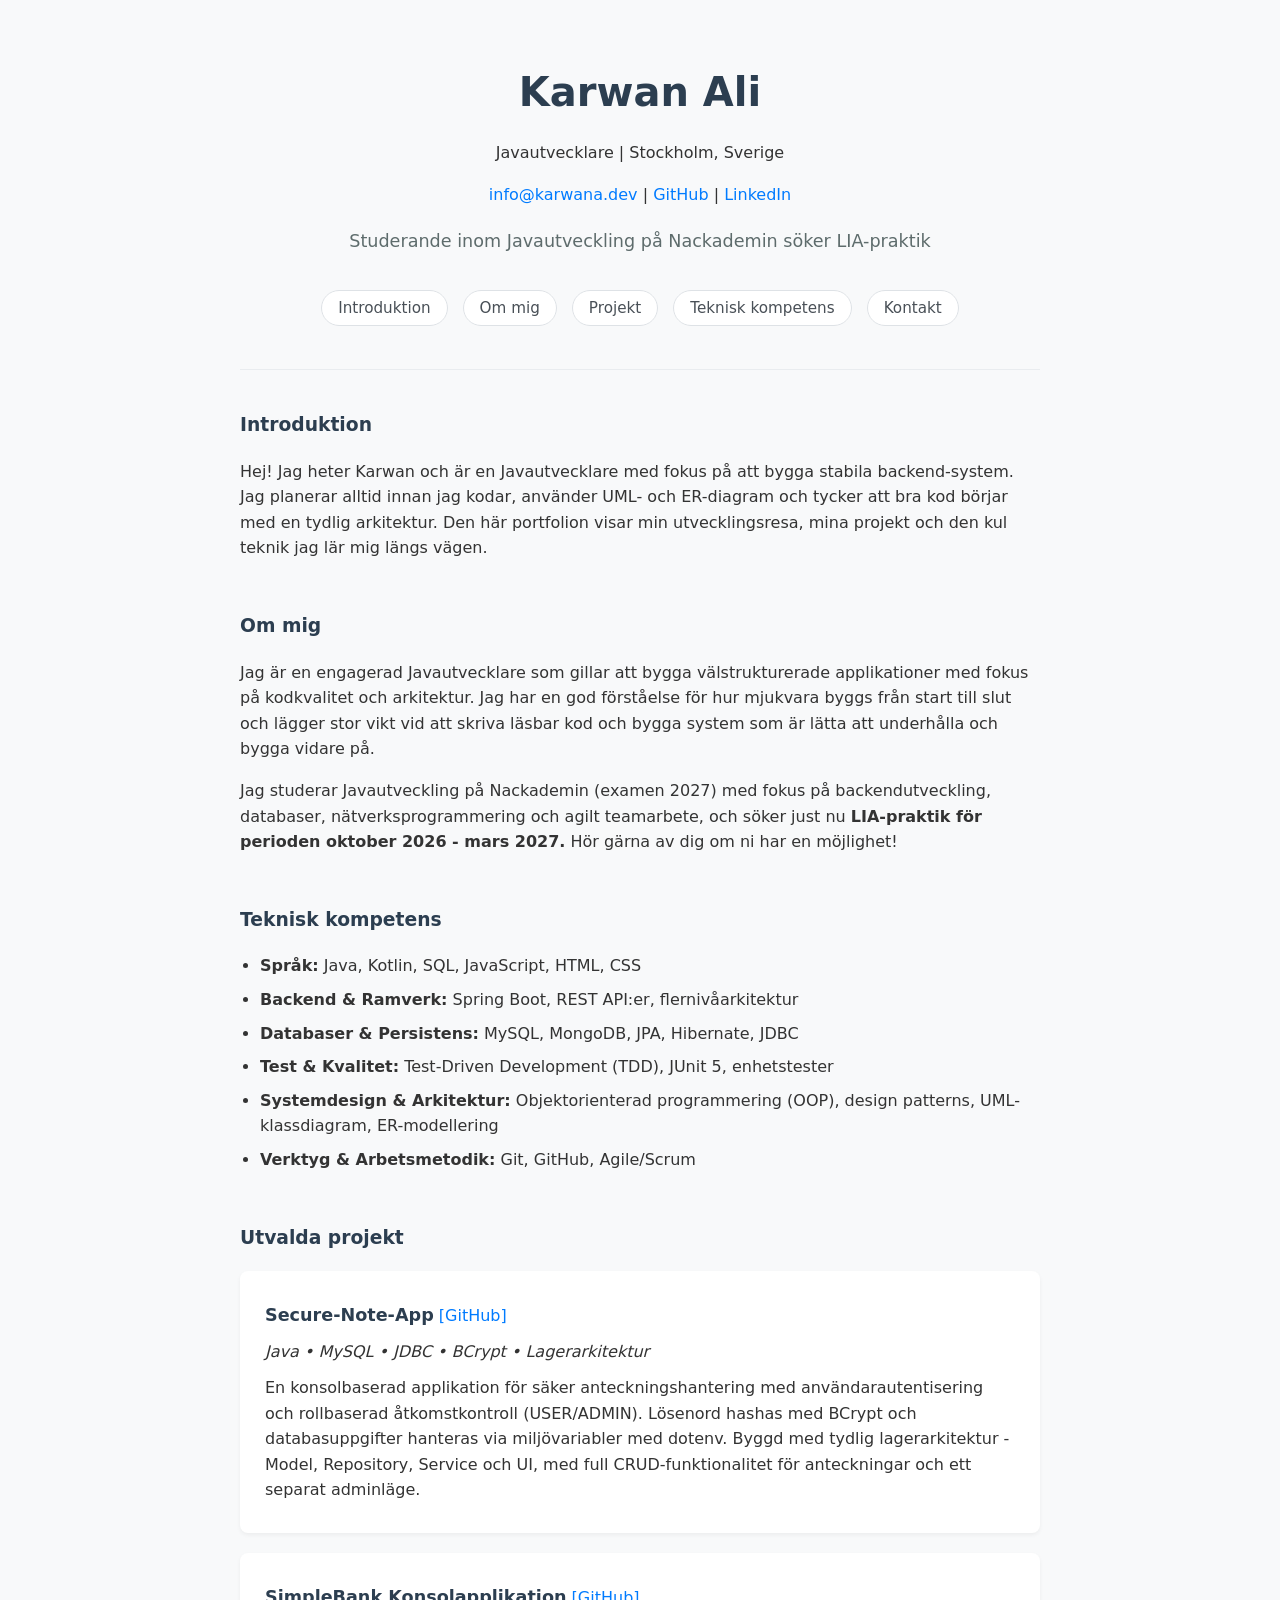
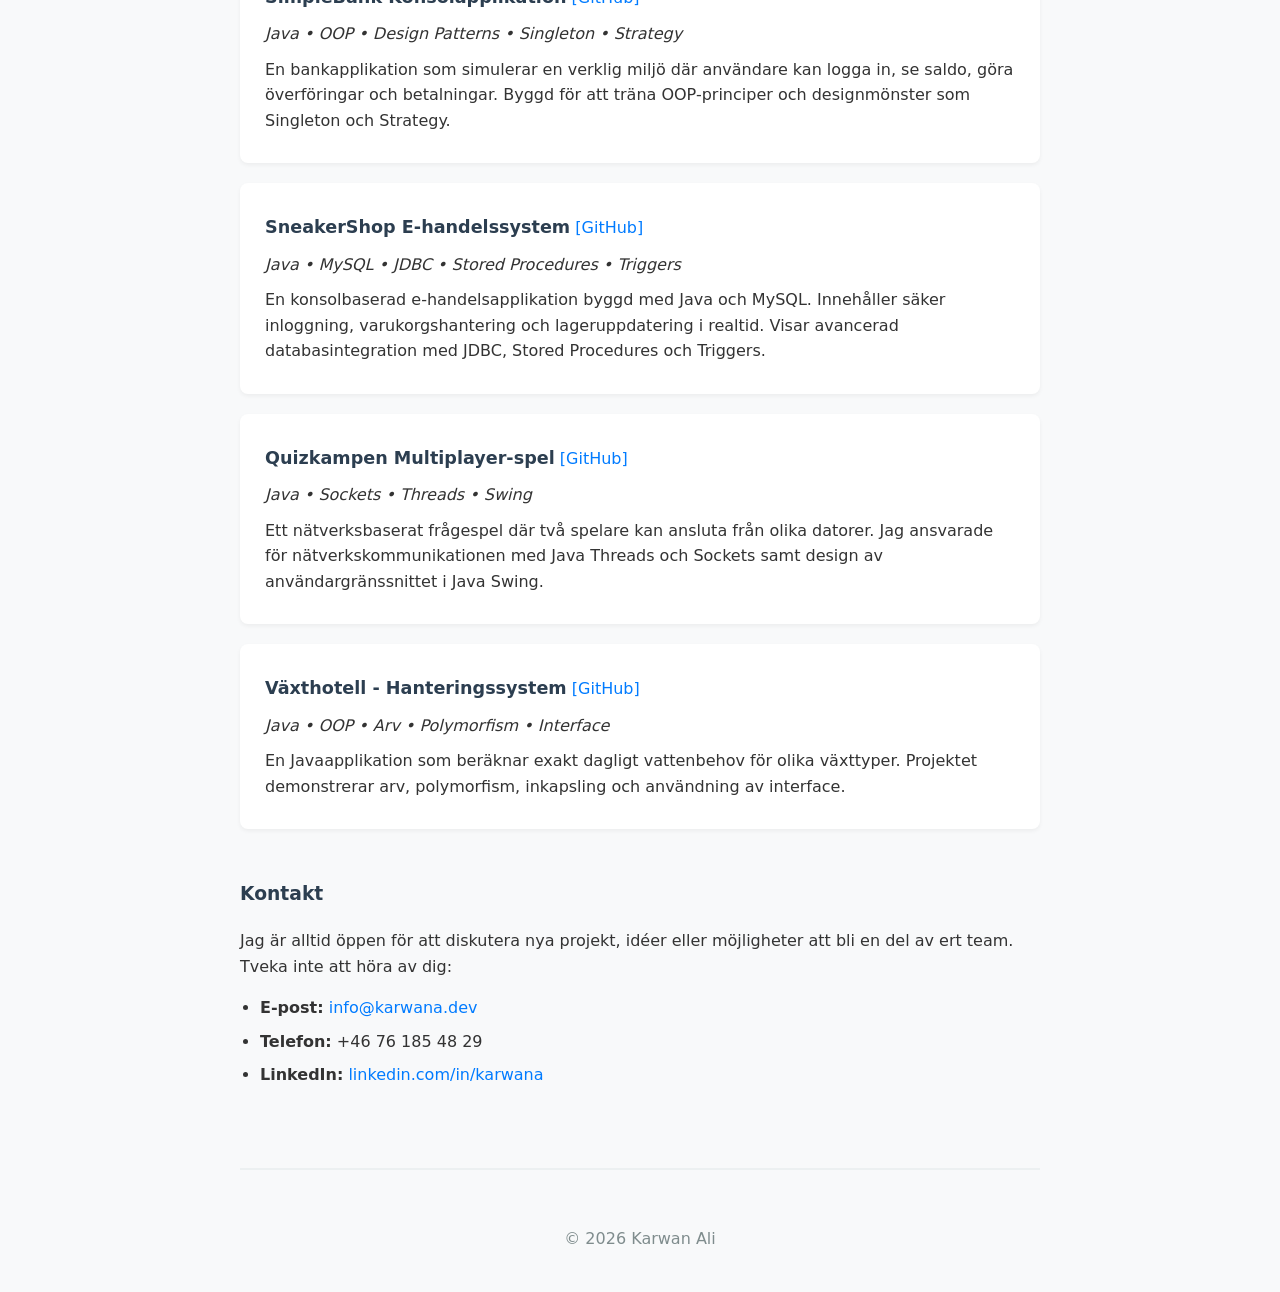
<file: index.html>
<!doctype html>
<html class="no-js" lang="sv">

<head>
  <meta charset="utf-8">
  <meta name="viewport" content="width=device-width, initial-scale=1">
  <title>Karwan Ali - Portfolio</title>
  <link rel="stylesheet" href="css/style.css">
  <link rel="icon" href="img/favicon-main.ico" sizes="any">
</head>

<body>

<header>
  <h1>Karwan Ali</h1>
  <p>Javautvecklare | Stockholm, Sverige</p>
  <p>
    <a href="mailto:info@karwana.dev">info@karwana.dev</a> |
    <a href="https://github.com/karwana" target="_blank">GitHub</a> |
    <a href="https://linkedin.com/in/karwana" target="_blank">LinkedIn</a>
  </p>
  <p style="margin-top: 20px; font-size: 1.1em; color: #5e6c6c;">
    Studerande inom Javautveckling på Nackademin söker LIA-praktik
  </p>
</header>

<nav>
  <h2>Innehåll</h2>
  <ul>
    <li><a href="#introduction">Introduktion</a></li>
    <li><a href="#about">Om mig</a></li>
    <li><a href="#projects">Projekt</a></li>
    <li><a href="#skills">Teknisk kompetens</a></li>
    <li><a href="#contact">Kontakt</a></li>
  </ul>
</nav>

<hr>

<section id="introduction">
  <h3>Introduktion</h3>
  <p>Hej! Jag heter Karwan och är en Javautvecklare med fokus på att bygga stabila backend-system.
    Jag planerar alltid innan jag kodar, använder UML- och ER-diagram och tycker att bra kod börjar med en tydlig arkitektur.
    Den här portfolion visar min utvecklingsresa, mina projekt och den kul teknik jag lär mig längs vägen.</p>
</section>

<section id="about">
  <h3>Om mig</h3>
  <p>Jag är en engagerad Javautvecklare som gillar att bygga välstrukturerade applikationer med fokus på
    kodkvalitet och arkitektur. Jag har en god förståelse för hur mjukvara byggs från start till slut och
    lägger stor vikt vid att skriva läsbar kod och bygga system som är lätta att underhålla och bygga vidare på.</p>

  <p>Jag studerar Javautveckling på Nackademin (examen 2027) med fokus på backendutveckling, databaser,
    nätverksprogrammering och agilt teamarbete, och söker just nu <strong>LIA-praktik för perioden oktober 2026 - mars 2027.</strong>
    Hör gärna av dig om ni har en möjlighet!</p>
</section>

  <section id="skills">
    <h3>Teknisk kompetens</h3>
  <ul>
    <li><strong>Språk:</strong> Java, Kotlin, SQL, JavaScript, HTML, CSS</li>
    <li><strong>Backend & Ramverk:</strong> Spring Boot, REST API:er, flernivåarkitektur</li>
    <li><strong>Databaser & Persistens:</strong> MySQL, MongoDB, JPA, Hibernate, JDBC</li>
    <li><strong>Test & Kvalitet:</strong> Test-Driven Development (TDD), JUnit 5, enhetstester</li>
    <li><strong>Systemdesign & Arkitektur:</strong> Objektorienterad programmering (OOP), design patterns, UML-klassdiagram, ER-modellering</li>
    <li><strong>Verktyg & Arbetsmetodik:</strong> Git, GitHub, Agile/Scrum</li>
  </ul>

</section>

<section id="projects">
  <h3>Utvalda projekt</h3>

  <div class="project">
    <p><strong>Secure-Note-App</strong> <a href="https://github.com/Karwana/Secure-Note-App" target="_blank">[GitHub]</a></p>
    <p><em>Java • MySQL • JDBC • BCrypt • Lagerarkitektur</em></p>
    <p>En konsolbaserad applikation för säker anteckningshantering med användarautentisering och rollbaserad åtkomstkontroll (USER/ADMIN). Lösenord hashas med BCrypt och databasuppgifter hanteras via miljövariabler med dotenv. Byggd med tydlig lagerarkitektur - Model, Repository, Service och UI, med full CRUD-funktionalitet för anteckningar och ett separat adminläge.</p>
  </div>

  <div class="project">
    <p><strong>SimpleBank Konsolapplikation</strong> <a href="https://github.com/Karwana/SimpleBank-Console-App" target="_blank">[GitHub]</a></p>
    <p><em>Java • OOP • Design Patterns • Singleton • Strategy</em></p>
    <p>En bankapplikation som simulerar en verklig miljö där användare kan logga in, se saldo, göra överföringar och betalningar. Byggd för att träna OOP-principer och designmönster som Singleton och Strategy.</p>
  </div>

  <div class="project">
    <p><strong>SneakerShop E-handelssystem</strong> <a href="https://github.com/maruf-89/SneakerShop" target="_blank">[GitHub]</a></p>
    <p><em>Java • MySQL • JDBC • Stored Procedures • Triggers</em></p>
    <p>En konsolbaserad e-handelsapplikation byggd med Java och MySQL. Innehåller säker inloggning, varukorgshantering och lageruppdatering i realtid. Visar avancerad databasintegration med JDBC, Stored Procedures och Triggers.</p>
  </div>

  <div class="project">
    <p><strong>Quizkampen Multiplayer-spel</strong> <a href="https://github.com/joasam-nac/Grupparbete_Quizkampen" target="_blank">[GitHub]</a></p>
    <p><em>Java • Sockets • Threads • Swing</em></p>
    <p>Ett nätverksbaserat frågespel där två spelare kan ansluta från olika datorer. Jag ansvarade för nätverkskommunikationen med Java Threads och Sockets samt design av användargränssnittet i Java Swing.</p>
  </div>

  <div class="project">
    <p><strong>Växthotell - Hanteringssystem</strong> <a href="https://github.com/Karwana/Plant-Watering-System" target="_blank">[GitHub]</a></p>
    <p><em>Java • OOP • Arv • Polymorfism • Interface</em></p>
    <p>En Javaapplikation som beräknar exakt dagligt vattenbehov för olika växttyper. Projektet demonstrerar arv, polymorfism, inkapsling och användning av interface.</p>
  </div>
</section>

<section id="contact">
  <h3>Kontakt</h3>
  <p>Jag är alltid öppen för att diskutera nya projekt, idéer eller möjligheter att bli en del av ert team. Tveka inte att höra av dig:</p>
  <ul>
    <li><strong>E-post:</strong> <a href="mailto:info@karwana.dev">info@karwana.dev</a></li>
    <li><strong>Telefon:</strong> +46 76 185 48 29</li>
    <li><strong>LinkedIn:</strong> <a href="https://linkedin.com/in/karwana" target="_blank">linkedin.com/in/karwana</a></li>
  </ul>
</section>

<footer style="text-align: center; margin-top: 80px; padding-top: 40px; border-top: 2px solid #ecf0f1; color: #7f8c8d;">
  <p>© 2026 Karwan Ali</p>
</footer>

</body>
</html>
</file>
<file: css/style.css>
html {
  scroll-behavior: smooth;
}

body {
  font-family: system-ui, -apple-system, BlinkMacSystemFont, "Segoe UI", Roboto, Helvetica, Arial, sans-serif;
  line-height: 1.6;
  max-width: 800px;
  margin: 40px auto;
  padding: 0 20px;
  background-color: #f8f9fa;
  color: #333;
}

h1, h2, h3 {
  color: #2c3e50;
  margin-top: 1.5em;
}

h1 {
  font-size: 2.5rem;
  margin-bottom: 0.2em;
}


a {
  color: #007bff;
  text-decoration: none;
  transition: color 0.2s ease-in-out;
}

a:hover {
  color: #0056b3;
  text-decoration: underline;
}


header {
  text-align: center;
  margin-bottom: 40px;
}


nav h2 {
  display: none;
}

nav ul {
  display: flex;
  flex-wrap: wrap;
  justify-content: center;
  gap: 15px;
  list-style: none;
  padding: 0;
}

nav a {
  background: #fff;
  padding: 8px 16px;
  border-radius: 20px;
  border: 1px solid #dee2e6;
  font-size: 0.95rem;
  font-weight: 500;
  color: #495057;
  transition: all 0.2s ease;
}

nav a:hover {
  background: #007bff;
  color: white;
  text-decoration: none;
  border-color: #007bff;
}


hr {
  border: 0;
  height: 1px;
  background: #e9ecef;
  margin: 40px 0;
}


section {
  margin-bottom: 50px;
}


.project, .job {
  background: #ffffff;
  padding: 20px 25px;
  border-radius: 8px;
  box-shadow: 0 2px 4px rgba(0,0,0,0.05);
  margin-bottom: 20px;
  transition: transform 0.2s ease, box-shadow 0.2s ease;
}

.project:hover, .job:hover {
  transform: translateY(-3px);
  box-shadow: 0 6px 12px rgba(0,0,0,0.1);
}

.project p, .job p {
  margin: 10px 0;
}


.project p:first-child strong {
  font-size: 1.1rem;
  color: #2c3e50;
}


ul {
  padding-left: 20px;
}

li {
  margin-bottom: 8px;
}
</file>
